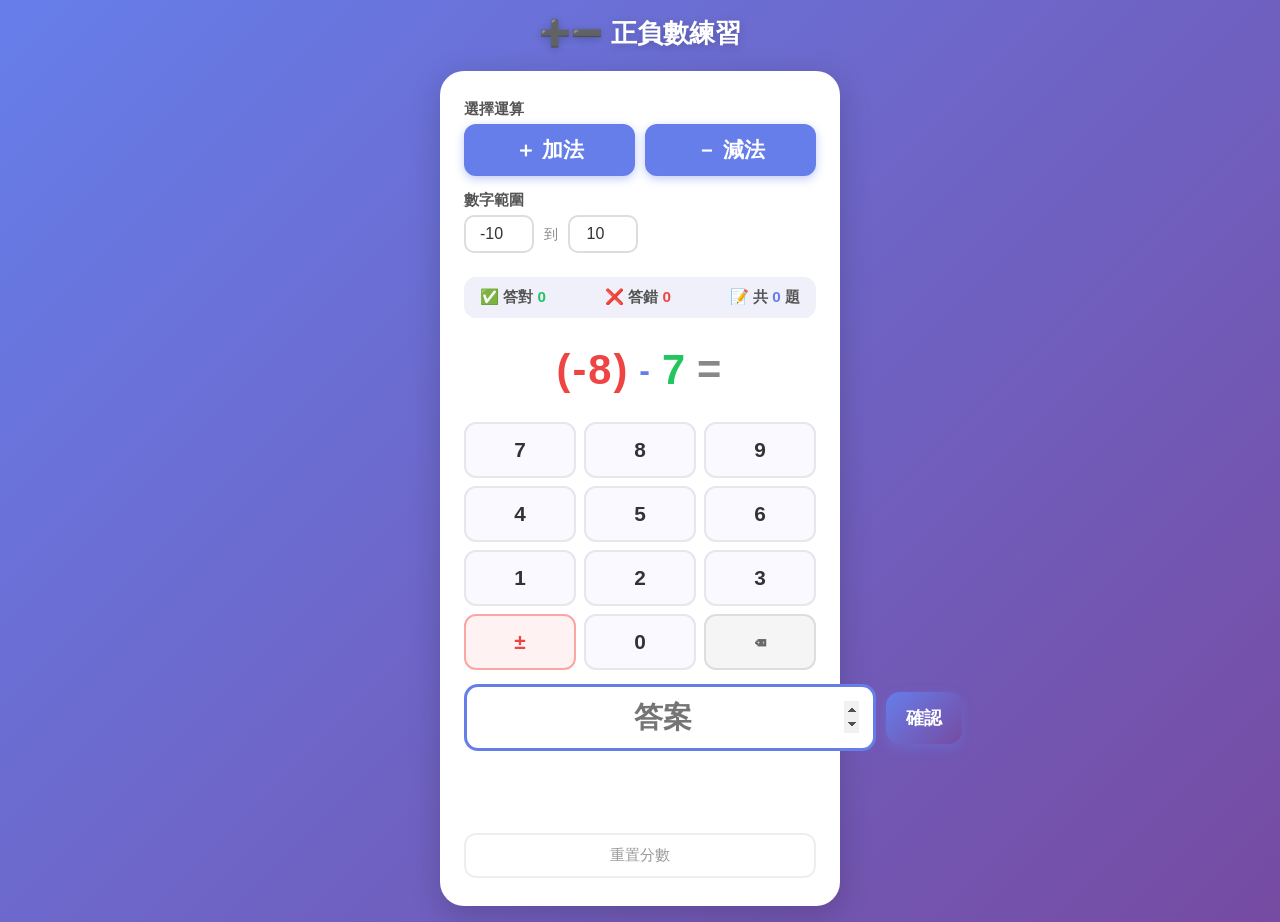
<file: index.html>
<!DOCTYPE html>
<html lang="zh-TW">
<head>
  <meta charset="UTF-8" />
  <meta name="viewport" content="width=device-width, initial-scale=1.0" />
  <meta name="theme-color" content="#667eea" />
  <meta name="apple-mobile-web-app-capable" content="yes" />
  <meta name="apple-mobile-web-app-status-bar-style" content="black-translucent" />
  <title>正負數加減練習</title>
  <link rel="manifest" href="manifest.json" />
  <link rel="stylesheet" href="style.css" />
</head>
<body>
  <h1>➕➖ 正負數練習</h1>

  <div class="card">

    <!-- Settings -->
    <div class="settings">
      <div>
        <label>選擇運算</label>
        <div class="toggle-group">
          <button class="toggle-btn active" data-op="+">＋ 加法</button>
          <button class="toggle-btn active" data-op="-">－ 減法</button>
        </div>
      </div>
      <div>
        <label>數字範圍</label>
        <div class="range-row">
          <input type="number" id="range-min" value="-10" min="-99" max="0" />
          <span>到</span>
          <input type="number" id="range-max" value="10" min="0" max="99" />
        </div>
      </div>
    </div>

    <!-- Score -->
    <div class="score-bar">
      <span>✅ 答對 <strong class="correct" id="score-correct">0</strong></span>
      <span>❌ 答錯 <strong class="wrong" id="score-wrong">0</strong></span>
      <span>📝 共 <strong class="total" id="score-total">0</strong> 題</span>
    </div>

    <!-- Problem -->
    <div class="problem" id="problem"></div>

    <!-- Number pad -->
    <div class="numpad">
      <button data-val="7">7</button>
      <button data-val="8">8</button>
      <button data-val="9">9</button>
      <button data-val="4">4</button>
      <button data-val="5">5</button>
      <button data-val="6">6</button>
      <button data-val="1">1</button>
      <button data-val="2">2</button>
      <button data-val="3">3</button>
      <button class="btn-neg" data-val="neg">±</button>
      <button data-val="0">0</button>
      <button class="btn-del" data-val="del">⌫</button>
    </div>

    <!-- Answer -->
    <div class="answer-area">
      <input type="number" id="answer-input" placeholder="答案" inputmode="numeric" autocomplete="off" />
      <button id="check-btn">確認</button>
    </div>

    <!-- Feedback -->
    <div class="feedback" id="feedback"></div>

    <!-- Next -->
    <button id="next-btn">下一題 →</button>

    <!-- Reset -->
    <button id="reset-btn">重置分數</button>

  </div>

  <script src="app.js"></script>
</body>
</html>
</file>
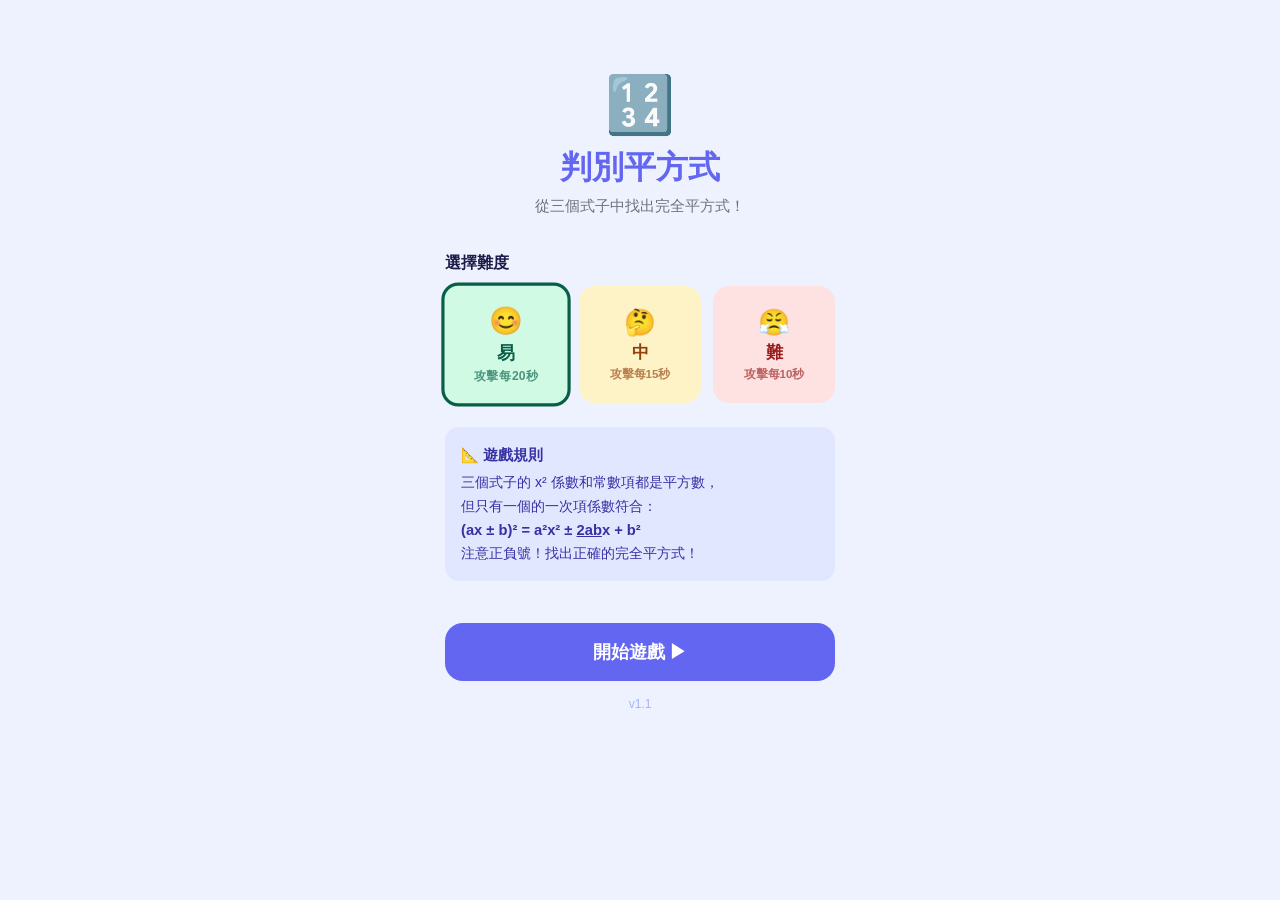
<file: perfect-square.html>
<!DOCTYPE html>
<html lang="zh-TW">
<head>
  <meta charset="UTF-8">
  <meta name="viewport" content="width=device-width, initial-scale=1.0, user-scalable=no">
  <meta name="theme-color" content="#6366f1">
  <title>判別平方式</title>
  <link rel="manifest" href="perfect-square-manifest.json">
  <meta name="apple-mobile-web-app-capable" content="yes">
  <meta name="apple-mobile-web-app-status-bar-style" content="default">
  <meta name="apple-mobile-web-app-title" content="判別平方式">
  <style>
    * { box-sizing: border-box; margin: 0; padding: 0; -webkit-tap-highlight-color: transparent; }

    :root {
      --primary: #6366f1;
      --primary-dark: #4f46e5;
      --success: #22c55e;
      --danger: #ef4444;
      --warning: #f59e0b;
      --bg: #eef2ff;
      --card: #ffffff;
      --text: #1e1b4b;
      --text-light: #6b7280;
    }

    body {
      font-family: -apple-system, BlinkMacSystemFont, 'Segoe UI', 'Noto Sans TC', sans-serif;
      background: var(--bg);
      min-height: 100dvh;
      display: flex;
      align-items: center;
      justify-content: center;
    }

    .screen {
      width: 100%;
      max-width: 430px;
      min-height: 100dvh;
      display: none;
      flex-direction: column;
      padding: 24px 20px 32px;
    }
    .screen.active { display: flex; }

    /* ── Menu ── */
    .menu-hero {
      text-align: center;
      margin: 48px 0 36px;
    }
    .menu-hero .icon { font-size: 3.5rem; }
    .menu-hero h1 {
      font-size: 2rem;
      font-weight: 800;
      color: var(--primary);
      margin-top: 8px;
    }
    .menu-hero p { color: var(--text-light); margin-top: 6px; font-size: 0.95rem; }

    .section-label {
      font-weight: 700;
      color: var(--text);
      margin-bottom: 12px;
    }

    .diff-grid {
      display: grid;
      grid-template-columns: repeat(3, 1fr);
      gap: 12px;
      margin-bottom: 24px;
    }
    .diff-btn {
      border-radius: 16px;
      border: 3px solid transparent;
      padding: 18px 8px;
      cursor: pointer;
      text-align: center;
      font-weight: 700;
      transition: transform 0.15s, border-color 0.15s;
      user-select: none;
    }
    .diff-btn .d-icon { font-size: 1.6rem; }
    .diff-btn .d-name { font-size: 1.05rem; margin-top: 4px; }
    .diff-btn .d-time { font-size: 0.72rem; opacity: 0.65; margin-top: 3px; }
    .diff-btn.easy   { background: #d1fae5; color: #065f46; }
    .diff-btn.medium { background: #fef3c7; color: #92400e; }
    .diff-btn.hard   { background: #fee2e2; color: #991b1b; }
    .diff-btn.selected { border-color: currentColor; transform: scale(1.06); }

    .rule-box {
      background: #e0e7ff;
      border-radius: 14px;
      padding: 16px;
      color: #3730a3;
      font-size: 0.88rem;
      line-height: 1.65;
      margin-bottom: 28px;
    }
    .rule-box strong { display: block; margin-bottom: 4px; font-size: 0.92rem; }

    /* ── Game ── */
    .game-topbar {
      display: flex;
      justify-content: flex-end;
      padding: 4px 0 6px;
    }
    .sw-small { font-size: 0.82rem; color: var(--text-light); }
    .sw-small b { color: var(--text); font-variant-numeric: tabular-nums; }

    /* Battle arena */
    .arena {
      position: relative;
      display: flex;
      align-items: flex-start;
      justify-content: space-between;
      padding: 6px 0 10px;
    }
    .fighter-col {
      display: flex;
      flex-direction: column;
      align-items: center;
      width: 44%;
      gap: 5px;
    }
    .sprite-card {
      width: 72px;
      height: 72px;
      border-radius: 18px;
      background: #eef2ff;
      border: 3px solid #c7d2fe;
      display: flex;
      align-items: center;
      justify-content: center;
      font-size: 2.7rem;
      line-height: 1;
      transition: background 0.12s, border-color 0.12s;
      user-select: none;
    }
    .monster-card { background: #fff1f2; border-color: #fecaca; }
    .sprite-card.hit-flash { background: #fee2e2 !important; border-color: #ef4444 !important; }
    .fighter-name { font-size: 0.75rem; font-weight: 600; color: var(--text-light); }
    .hp-track {
      width: 100%;
      height: 10px;
      background: #e5e7eb;
      border-radius: 5px;
      overflow: hidden;
    }
    .hp-fill {
      height: 100%;
      border-radius: 5px;
      transition: width 0.4s ease;
    }
    .hero-hp    { background: var(--success); }
    .monster-hp { background: #ef4444; }
    .hp-text { font-size: 0.7rem; color: var(--text-light); }
    .arena-mid {
      display: flex;
      align-items: center;
      padding-top: 22px;
      font-size: 1rem;
      color: var(--text-light);
      font-weight: 700;
    }
    /* Hit emoji floats between characters */
    .hit-fx {
      position: absolute;
      left: 50%; top: 6px;
      transform: translateX(-50%);
      font-size: 2rem;
      pointer-events: none;
      opacity: 0;
      z-index: 10;
    }

    /* Monster attack countdown bar */
    .atk-wrap { margin-bottom: 10px; }
    .atk-header {
      display: flex;
      justify-content: space-between;
      margin-bottom: 3px;
    }
    .atk-label    { font-size: 0.75rem; color: var(--text-light); }
    .atk-countdown{ font-size: 0.75rem; font-weight: 700; color: var(--text); }
    .atk-track {
      height: 8px;
      background: #e5e7eb;
      border-radius: 4px;
      overflow: hidden;
    }
    .atk-fill {
      height: 100%;
      border-radius: 4px;
      background: var(--success);
    }

    /* Question */
    .prompt {
      text-align: center;
      font-size: 1rem;
      font-weight: 700;
      color: var(--text);
      margin-bottom: 10px;
    }
    .options {
      display: flex;
      flex-direction: column;
      gap: 9px;
      flex: 1;
    }
    .opt-btn {
      background: white;
      border: 3px solid #e5e7eb;
      border-radius: 16px;
      padding: 16px 14px;
      font-size: 1.05rem;
      font-weight: 600;
      color: var(--text);
      cursor: pointer;
      text-align: center;
      transition: border-color 0.15s, background 0.15s, transform 0.1s;
      line-height: 1.3;
    }
    .opt-btn:active { transform: scale(0.97); }
    .opt-btn.correct { background: #d1fae5; border-color: var(--success); color: #065f46; }
    .opt-btn.wrong   { background: #fee2e2; border-color: var(--danger);  color: #991b1b; }
    .opt-btn sup { font-size: 0.65em; vertical-align: super; }
    .hint-box {
      margin-top: 8px;
      text-align: center;
      font-size: 0.72rem;
      color: #a5b4fc;
      line-height: 1.5;
    }

    /* ── Animations ── */
    @keyframes shake {
      0%,100% { transform: translateX(0); }
      25% { transform: translateX(-8px); }
      75% { transform: translateX(8px); }
    }
    @keyframes pop {
      0%,100% { transform: scale(1); }
      50%      { transform: scale(1.07); }
    }
    @keyframes heroAttack {
      0%   { transform: translateX(0); }
      40%  { transform: translateX(54px); }
      100% { transform: translateX(0); }
    }
    @keyframes monsterAttack {
      0%   { transform: translateX(0); }
      40%  { transform: translateX(-54px); }
      100% { transform: translateX(0); }
    }
    @keyframes spriteHit {
      0%,100% { transform: rotate(0) scale(1); }
      30%     { transform: rotate(-14deg) scale(0.88); }
      70%     { transform: rotate(14deg) scale(0.88); }
    }
    @keyframes hitFxPop {
      0%   { opacity: 0; transform: translateX(-50%) scale(0.3) translateY(0); }
      40%  { opacity: 1; transform: translateX(-50%) scale(1.3) translateY(-10px); }
      100% { opacity: 0; transform: translateX(-50%) scale(1)   translateY(-24px); }
    }
    @keyframes monsterDie {
      0%   { transform: scale(1) rotate(0); opacity: 1; }
      50%  { transform: scale(1.4) rotate(18deg); opacity: 0.7; }
      100% { transform: scale(0) rotate(50deg); opacity: 0; }
    }
    @keyframes heroDie {
      0%   { transform: rotate(0) translateY(0); opacity: 1; }
      100% { transform: rotate(-85deg) translateY(18px); opacity: 0; }
    }
    .anim-shake          { animation: shake          0.4s ease; }
    .anim-pop            { animation: pop            0.3s ease; }
    .anim-hero-attack    { animation: heroAttack     0.45s ease-in-out; }
    .anim-monster-attack { animation: monsterAttack  0.45s ease-in-out; }
    .anim-sprite-hit     { animation: spriteHit      0.4s ease; }
    .anim-hit-fx         { animation: hitFxPop       0.65s ease forwards; }
    .anim-monster-die    { animation: monsterDie     0.65s ease forwards; }
    .anim-hero-die       { animation: heroDie        0.7s  ease forwards; }

    /* Feedback flash */
    .feedback-flash {
      position: fixed;
      inset: 0;
      display: flex;
      align-items: center;
      justify-content: center;
      font-size: 5.5rem;
      pointer-events: none;
      opacity: 0;
      transition: opacity 0.25s;
    }
    .feedback-flash.on { opacity: 1; }

    /* ── Result ── */
    .result-body {
      flex: 1;
      display: flex;
      flex-direction: column;
      align-items: center;
      justify-content: center;
      gap: 6px;
    }
    .result-emoji { font-size: 4.5rem; }
    .result-fraction {
      font-size: 3.5rem;
      font-weight: 900;
      color: var(--primary);
      letter-spacing: -1px;
    }
    .result-sub { color: var(--text-light); font-size: 1rem; }
    .result-grade {
      margin-top: 10px;
      font-size: 1.4rem;
      font-weight: 800;
      color: var(--text);
    }

    .stars { font-size: 1.8rem; letter-spacing: 4px; margin-top: 4px; }

    .result-stats {
      width: 100%;
      background: #f8faff;
      border-radius: 16px;
      padding: 16px 20px;
      margin-top: 16px;
      display: flex;
      flex-direction: column;
      gap: 10px;
    }
    .stat-row {
      display: flex;
      justify-content: space-between;
      align-items: center;
    }
    .stat-label { color: var(--text-light); font-size: 0.95rem; }
    .stat-val   { font-weight: 800; font-size: 1.1rem; color: var(--text); }

    /* ── Wrong review ── */
    #resultScreen { overflow-y: auto; }
    .wrong-review { width: 100%; margin-top: 18px; }
    .review-title {
      font-weight: 700; font-size: 0.9rem;
      color: var(--text); margin-bottom: 10px;
    }
    .review-item {
      background: #fff;
      border: 2px solid #e5e7eb;
      border-radius: 14px;
      padding: 12px 14px;
      margin-bottom: 8px;
      font-size: 0.88rem;
    }
    .review-correct { color: #065f46; font-weight: 700; margin-bottom: 4px; }
    .review-wrong   { color: #991b1b; text-decoration: line-through; opacity: 0.8; }
    .review-timeout { color: var(--text-light); font-size: 0.82rem; }

    /* Shared buttons */
    .btn-primary {
      width: 100%;
      padding: 17px;
      background: var(--primary);
      color: white;
      border: none;
      border-radius: 18px;
      font-size: 1.1rem;
      font-weight: 700;
      cursor: pointer;
      margin-top: 14px;
      transition: background 0.15s, transform 0.1s;
    }
    .btn-primary:active { background: var(--primary-dark); transform: scale(0.98); }

    .btn-ghost {
      width: 100%;
      padding: 15px;
      background: transparent;
      color: var(--primary);
      border: 2.5px solid var(--primary);
      border-radius: 18px;
      font-size: 1rem;
      font-weight: 600;
      cursor: pointer;
      margin-top: 10px;
      transition: all 0.15s;
    }
    .btn-ghost:active { background: #e0e7ff; }
  </style>
</head>
<body>

<!-- ══ MENU ══ -->
<div class="screen active" id="menuScreen">
  <div class="menu-hero">
    <div class="icon">🔢</div>
    <h1>判別平方式</h1>
    <p>從三個式子中找出完全平方式！</p>
  </div>

  <div class="section-label">選擇難度</div>
  <div class="diff-grid">
    <div class="diff-btn easy selected" onclick="selectDiff('易', this)">
      <div class="d-icon">😊</div>
      <div class="d-name">易</div>
      <div class="d-time">攻擊每20秒</div>
    </div>
    <div class="diff-btn medium" onclick="selectDiff('中', this)">
      <div class="d-icon">🤔</div>
      <div class="d-name">中</div>
      <div class="d-time">攻擊每15秒</div>
    </div>
    <div class="diff-btn hard" onclick="selectDiff('難', this)">
      <div class="d-icon">😤</div>
      <div class="d-name">難</div>
      <div class="d-time">攻擊每10秒</div>
    </div>
  </div>

  <div class="rule-box">
    <strong>📐 遊戲規則</strong>
    三個式子的 x² 係數和常數項都是平方數，<br>
    但只有一個的一次項係數符合：<br>
    <strong style="display:inline">(ax ± b)² = a²x² ± <u>2ab</u>x + b²</strong><br>
    注意正負號！找出正確的完全平方式！
  </div>

  <button class="btn-primary" onclick="startGame()">開始遊戲 ▶</button>
  <div style="text-align:center;margin-top:16px;font-size:0.75rem;color:#a5b4fc;">v1.1</div>
</div>

<!-- ══ GAME ══ -->
<div class="screen" id="gameScreen">

  <!-- Topbar: stopwatch -->
  <div class="game-topbar">
    <div class="sw-small">⏱ <b id="swDisplay">00:00</b></div>
  </div>

  <!-- Battle arena -->
  <div class="arena">
    <!-- Hero -->
    <div class="fighter-col">
      <div class="sprite-card" id="heroCard">🧙</div>
      <div class="fighter-name">勇者</div>
      <div class="hp-track"><div class="hp-fill hero-hp" id="heroHpBar" style="width:100%"></div></div>
      <div class="hp-text" id="heroHpText">30 / 30</div>
    </div>

    <!-- Center: VS + hit effect -->
    <div class="arena-mid">
      <span>⚔️</span>
      <div class="hit-fx" id="hitFx"></div>
    </div>

    <!-- Monster -->
    <div class="fighter-col">
      <div class="sprite-card monster-card" id="monsterCard">👹</div>
      <div class="fighter-name">魔王</div>
      <div class="hp-track"><div class="hp-fill monster-hp" id="monsterHpBar" style="width:100%"></div></div>
      <div class="hp-text" id="monsterHpText">10 / 10</div>
    </div>
  </div>

  <!-- Monster attack countdown -->
  <div class="atk-wrap">
    <div class="atk-header">
      <span class="atk-label">⚡ 魔王攻擊倒數</span>
      <span class="atk-countdown" id="atkCountdown">20s</span>
    </div>
    <div class="atk-track"><div class="atk-fill" id="atkFill" style="width:100%"></div></div>
  </div>

  <div class="prompt">選出完全平方式 👇</div>
  <div class="options" id="optionsContainer"></div>

  <div class="hint-box">
    (ax+b)² = a²x²+2abx+b² &nbsp;│&nbsp; (ax−b)² = a²x²−2abx+b²
  </div>
</div>

<!-- ══ RESULT ══ -->
<div class="screen" id="resultScreen">
  <div style="height:40px"></div>
  <div class="result-body">
    <div class="result-emoji" id="resultEmoji">🎉</div>
    <div class="result-grade" id="rGrade">完成！</div>
    <div class="stars" id="rStars">⭐⭐⭐</div>
    <div class="result-stats">
      <div class="stat-row">
        <span class="stat-label">⏱ 時間</span>
        <span class="stat-val" id="rTime">—</span>
      </div>
      <div class="stat-row">
        <span class="stat-label">⚔️ 魔王傷害</span>
        <span class="stat-val" id="rCorrect">—</span>
      </div>
      <div class="stat-row">
        <span class="stat-label">❤️ 勇者血量</span>
        <span class="stat-val" id="rTotal">—</span>
      </div>
    </div>
  </div>

  <div class="wrong-review" id="wrongReview"></div>

  <button class="btn-primary" onclick="startGame()">再玩一次 🔄</button>
  <button class="btn-ghost" onclick="showMenu()">換難度</button>
</div>

<div class="feedback-flash" id="flash"></div>

<script>
  // ── Config ──
  const MONSTER_HP_MAX = 10;
  const HERO_HP_MAX    = 30;
  const ATK_INTERVAL   = { '易': 20, '中': 15, '難': 10 }; // seconds
  const AMAX           = { '易': 4,  '中': 6,  '難': 10 };
  const BMAX           = { '易': 4,  '中': 6,  '難': 10 };

  // ── State ──
  let difficulty     = '易';
  let heroHp         = HERO_HP_MAX;
  let monsterHp      = MONSTER_HP_MAX;
  let elapsedSecs    = 0;
  let atkElapsed     = 0;
  let atkInterval    = 0;
  let swTimer        = null;
  let atkTimer       = null;
  let canAnswer      = false;
  let gameOver       = false;
  let currentQ       = null;
  let wrongQuestions = [];

  // ── Helpers ──
  const $ = id => document.getElementById(id);
  const randInt = (lo, hi) => Math.floor(Math.random() * (hi - lo + 1)) + lo;

  function shuffle(arr) {
    for (let i = arr.length - 1; i > 0; i--) {
      const j = Math.floor(Math.random() * (i + 1));
      [arr[i], arr[j]] = [arr[j], arr[i]];
    }
    return arr;
  }

  function showScreen(id) {
    document.querySelectorAll('.screen').forEach(s => s.classList.remove('active'));
    $(id).classList.add('active');
  }

  function fmtTime(secs) {
    const m = Math.floor(secs / 60), s = secs % 60;
    return m > 0 ? `${m} 分 ${s} 秒` : `${s} 秒`;
  }

  // ── Difficulty ──
  function selectDiff(d, el) {
    difficulty = d;
    document.querySelectorAll('.diff-btn').forEach(b => b.classList.remove('selected'));
    el.classList.add('selected');
  }

  // ── Question generation ──
  function genQuestion() {
    let a, b;
    do { a = randInt(1, AMAX[difficulty]); b = randInt(1, BMAX[difficulty]); }
    while (a === 1 && b === 1);

    const a2 = a * a, b2 = b * b;
    const sign    = Math.random() < 0.5 ? 1 : -1;
    const correct = sign * 2 * a * b;

    const pool = new Set();
    for (const fn of shuffle([
      () => sign * a * b,          // 忘記乘 2
      () => -sign * a * b,         // 忘記乘 2 且符號錯
      () => sign * 2 * (a + b),    // 錯誤公式
      () => correct + 2, () => correct - 2,
      () => correct + a, () => correct - b,
      () => correct + randInt(3, 8),
      () => correct - randInt(3, 8),
    ])) {
      if (pool.size >= 2) break;
      const v = fn();
      // 排除 0、正確答案、以及負號版（同樣是合法完全平方式）
      if (Number.isInteger(v) && v !== 0 && v !== correct && v !== -correct && !pool.has(v)) pool.add(v);
    }
    let off = 1;
    while (pool.size < 2) { if (!pool.has(correct + off)) pool.add(correct + off); off++; }

    return { a2, b2, options: shuffle([
      { mid: correct,      ok: true  },
      { mid: [...pool][0], ok: false },
      { mid: [...pool][1], ok: false },
    ])};
  }

  function renderExpr(a2, mid, b2) {
    const x2p = a2 === 1 ? 'x<sup>2</sup>' : `${a2}x<sup>2</sup>`;
    const abs  = Math.abs(mid);
    const midp = (mid > 0 ? '+ ' : '− ') + (abs === 1 ? 'x' : `${abs}x`);
    return `${x2p} ${midp} + ${b2 === 1 ? '1' : b2}`;
  }

  // ── Stopwatch ──
  function startStopwatch() {
    clearInterval(swTimer);
    elapsedSecs = 0;
    swTimer = setInterval(() => {
      elapsedSecs++;
      const m = String(Math.floor(elapsedSecs / 60)).padStart(2, '0');
      const s = String(elapsedSecs % 60).padStart(2, '0');
      $('swDisplay').textContent = `${m}:${s}`;
    }, 1000);
  }

  // ── Monster attack timer (100 ms tick for smooth bar) ──
  function startAtkTimer() {
    clearInterval(atkTimer);
    atkElapsed  = 0;
    atkInterval = ATK_INTERVAL[difficulty] * 1000;
    renderAtkBar();

    atkTimer = setInterval(() => {
      atkElapsed += 100;
      renderAtkBar();
      if (atkElapsed >= atkInterval) {
        atkElapsed = 0;
        if (canAnswer) {          // 時間到且題目還未作答 → 魔王攻擊
          canAnswer = false;
          if (currentQ) {
            wrongQuestions.push({
              a2: currentQ.a2, b2: currentQ.b2,
              correctMid: currentQ.options.find(o => o.ok).mid,
              chosenMid: null
            });
          }
          doMonsterAttack();
          setTimeout(nextQuestion, 1000);
        }
      }
    }, 100);
  }

  function renderAtkBar() {
    const frac = 1 - atkElapsed / atkInterval;
    const fill = $('atkFill');
    fill.style.width      = `${frac * 100}%`;
    fill.style.background = frac > 0.5 ? '#22c55e' : frac > 0.25 ? '#f59e0b' : '#ef4444';
    const secsLeft = Math.ceil((atkInterval - atkElapsed) / 1000);
    $('atkCountdown').textContent = `${secsLeft}s`;
  }

  // ── Battle UI update ──
  function updateBattleUI() {
    const hPct = (heroHp    / HERO_HP_MAX)    * 100;
    const mPct = (monsterHp / MONSTER_HP_MAX) * 100;
    $('heroHpBar').style.width    = `${Math.max(0, hPct)}%`;
    $('monsterHpBar').style.width = `${Math.max(0, mPct)}%`;
    $('heroHpText').textContent    = `${Math.max(0, heroHp)} / ${HERO_HP_MAX}`;
    $('monsterHpText').textContent = `${Math.max(0, monsterHp)} / ${MONSTER_HP_MAX}`;
  }

  // ── Animations ──
  function anim(el, cls, duration) {
    el.classList.add(cls);
    setTimeout(() => el.classList.remove(cls), duration);
  }

  function showHitFx(emoji) {
    const fx = $('hitFx');
    fx.textContent = emoji;
    fx.classList.remove('anim-hit-fx');
    void fx.offsetWidth; // reflow to restart
    fx.classList.add('anim-hit-fx');
  }

  function flashCard(cardId, duration = 400) {
    const card = $(cardId);
    card.classList.add('hit-flash');
    setTimeout(() => card.classList.remove('hit-flash'), duration);
  }

  // ── Monster attacks hero ──
  function doMonsterAttack() {
    if (gameOver) return;
    heroHp--;
    // Monster lunges left → hero flashes
    anim($('monsterCard'), 'anim-monster-attack', 500);
    setTimeout(() => {
      anim($('heroCard'), 'anim-sprite-hit', 400);
      flashCard('heroCard');
      showHitFx('💥');
    }, 220);

    updateBattleUI();

    if (heroHp <= 0) {
      clearInterval(atkTimer);
      clearInterval(swTimer);
      canAnswer = false;
      setTimeout(() => {
        anim($('heroCard'), 'anim-hero-die', 700);
        setTimeout(() => endGame(false), 800);
      }, 300);
    }
  }

  // ── Game flow ──
  function showMenu() {
    clearInterval(swTimer);
    clearInterval(atkTimer);
    showScreen('menuScreen');
  }

  function startGame() {
    heroHp         = HERO_HP_MAX;
    monsterHp      = MONSTER_HP_MAX;
    gameOver       = false;
    wrongQuestions = [];
    currentQ       = null;
    // Reset sprites
    ['heroCard', 'monsterCard'].forEach(id => {
      $(id).style.animation = '';
      $(id).style.opacity   = '';
      $(id).style.transform = '';
    });
    showScreen('gameScreen');
    updateBattleUI();
    startStopwatch();
    startAtkTimer();
    nextQuestion();
  }

  function nextQuestion() {
    if (gameOver) return;
    atkElapsed = 0;
    canAnswer  = true;
    currentQ   = genQuestion();
    const container = $('optionsContainer');
    container.innerHTML = '';
    currentQ.options.forEach(opt => {
      const btn = document.createElement('button');
      btn.className  = 'opt-btn';
      btn.innerHTML  = renderExpr(currentQ.a2, opt.mid, currentQ.b2);
      btn.dataset.ok = opt.ok;
      btn.onclick    = () => handleAnswer(btn, opt.ok, opt.mid, container);
      container.appendChild(btn);
    });
  }

  function lockButtons(container) {
    container.querySelectorAll('.opt-btn').forEach(b => {
      b.disabled = true;
      if (b.dataset.ok === 'true') b.classList.add('correct');
    });
  }

  // ── Answer handling ──
  function handleAnswer(btn, isOk, chosenMid, container) {
    if (!canAnswer || gameOver) return;
    canAnswer = false;
    lockButtons(container);

    atkElapsed = 0;

    if (!isOk && currentQ) {
      wrongQuestions.push({
        a2: currentQ.a2, b2: currentQ.b2,
        correctMid: currentQ.options.find(o => o.ok).mid,
        chosenMid
      });
    }

    if (isOk) {
      monsterHp--;
      btn.classList.add('correct', 'anim-pop');

      // Hero lunges right → monster shakes
      anim($('heroCard'), 'anim-hero-attack', 480);
      setTimeout(() => {
        anim($('monsterCard'), 'anim-sprite-hit', 400);
        flashCard('monsterCard');
        showHitFx('⚔️');
      }, 230);

      updateBattleUI();

      if (monsterHp <= 0) {
        gameOver = true;
        clearInterval(atkTimer);
        clearInterval(swTimer);
        setTimeout(() => {
          $('monsterCard').style.animation = 'monsterDie 0.65s ease forwards';
          setTimeout(() => endGame(true), 750);
        }, 400);
        return;
      }
    } else {
      btn.classList.add('wrong', 'anim-shake');
      doMonsterAttack();  // 答錯 → 魔王立刻攻擊
    }

    setTimeout(nextQuestion, 1000);
  }

  // ── End game ──
  function endGame(won) {
    gameOver = true;
    showScreen('resultScreen');

    if (won) {
      const secs = elapsedSecs;
      let stars;
      if      (secs <= 40)  stars = '⭐⭐⭐';
      else if (secs <= 80)  stars = '⭐⭐';
      else                  stars = '⭐';
      $('resultEmoji').textContent = '🏆';
      $('rGrade').textContent      = '魔王倒下！恭喜過關！';
      $('rStars').textContent      = stars;
    } else {
      $('resultEmoji').textContent = '💀';
      $('rGrade').textContent      = '勇者陣亡…再挑戰吧！';
      $('rStars').textContent      = '';
    }

    $('rTime').textContent    = fmtTime(elapsedSecs);
    $('rCorrect').textContent = `${MONSTER_HP_MAX - monsterHp} / ${MONSTER_HP_MAX}`;
    $('rTotal').textContent   = `剩餘 ${Math.max(0, heroHp)} 血`;

    // ── 錯題回顧 ──
    const review = $('wrongReview');
    review.innerHTML = `<div class="review-title">📋 錯題回顧</div>`;
    if (wrongQuestions.length === 0) {
      review.innerHTML += `<div class="review-item" style="text-align:center;color:#065f46;font-weight:700;">🎯 全部答對，零失誤！</div>`;
      return;
    }
    review.querySelector('.review-title').textContent = `📋 錯題回顧（${wrongQuestions.length} 題）`;
    wrongQuestions.forEach(({ a2, b2, correctMid, chosenMid }) => {
      const item = document.createElement('div');
      item.className = 'review-item';
      item.innerHTML = `
        <div class="review-correct">✅ ${renderExpr(a2, correctMid, b2)}</div>
        ${chosenMid !== null
          ? `<div class="review-wrong">❌ ${renderExpr(a2, chosenMid, b2)}</div>`
          : `<div class="review-timeout">⏰ 超時未作答</div>`}`;
      review.appendChild(item);
    });
  }
</script>
</body>
</html>
</file>
<file: style.css>
* {
  box-sizing: border-box;
  margin: 0;
  padding: 0;
}

body {
  font-family: 'Segoe UI', Arial, sans-serif;
  min-height: 100dvh;
  background: linear-gradient(135deg, #667eea 0%, #764ba2 100%);
  display: flex;
  flex-direction: column;
  align-items: center;
  justify-content: center;
  padding: 16px;
}

h1 {
  color: #fff;
  font-size: 1.6rem;
  margin-bottom: 20px;
  text-align: center;
  text-shadow: 0 2px 8px rgba(0,0,0,0.2);
}

.card {
  background: #fff;
  border-radius: 24px;
  padding: 28px 24px;
  width: 100%;
  max-width: 400px;
  box-shadow: 0 8px 32px rgba(0,0,0,0.18);
}

/* Settings */
.settings {
  display: flex;
  flex-direction: column;
  gap: 14px;
  margin-bottom: 24px;
}

.settings label {
  font-size: 0.95rem;
  color: #555;
  font-weight: 600;
  margin-bottom: 4px;
  display: block;
}

.toggle-group {
  display: flex;
  gap: 10px;
}

.toggle-btn {
  flex: 1;
  padding: 10px;
  border: 2.5px solid #ddd;
  border-radius: 12px;
  font-size: 1.3rem;
  font-weight: 700;
  background: #f5f5f5;
  cursor: pointer;
  transition: all 0.15s;
  color: #444;
}

.toggle-btn.active {
  background: #667eea;
  border-color: #667eea;
  color: #fff;
  box-shadow: 0 3px 10px rgba(102,126,234,0.4);
}

.range-row {
  display: flex;
  align-items: center;
  gap: 10px;
}

.range-row input[type=number] {
  width: 70px;
  padding: 8px;
  border: 2px solid #ddd;
  border-radius: 10px;
  font-size: 1rem;
  text-align: center;
  color: #333;
}

.range-row span {
  color: #888;
  font-size: 0.9rem;
}

/* Score bar */
.score-bar {
  display: flex;
  justify-content: space-between;
  background: #f0f0fa;
  border-radius: 12px;
  padding: 10px 16px;
  margin-bottom: 22px;
  font-size: 0.95rem;
  font-weight: 600;
  color: #555;
}

.score-bar .correct { color: #22c55e; }
.score-bar .wrong   { color: #ef4444; }
.score-bar .total   { color: #667eea; }

/* Problem display */
.problem {
  text-align: center;
  font-size: 2.6rem;
  font-weight: 800;
  color: #2d2d5e;
  letter-spacing: 2px;
  margin-bottom: 22px;
  min-height: 60px;
  display: flex;
  align-items: center;
  justify-content: center;
  gap: 10px;
}

.num-neg { color: #ef4444; }
.num-pos { color: #22c55e; }
.num-zero { color: #888; }

.op-symbol {
  color: #667eea;
  font-size: 2rem;
}

/* Answer input */
.answer-area {
  display: flex;
  gap: 10px;
  align-items: center;
  margin-bottom: 18px;
}

#answer-input {
  flex: 1;
  padding: 14px;
  border: 3px solid #ddd;
  border-radius: 14px;
  font-size: 1.8rem;
  text-align: center;
  font-weight: 700;
  color: #333;
  outline: none;
  transition: border-color 0.2s;
}

#answer-input:focus {
  border-color: #667eea;
}

#answer-input.correct {
  border-color: #22c55e;
  background: #f0fdf4;
}

#answer-input.wrong {
  border-color: #ef4444;
  background: #fef2f2;
}

#check-btn {
  padding: 14px 20px;
  background: linear-gradient(135deg, #667eea, #764ba2);
  color: #fff;
  border: none;
  border-radius: 14px;
  font-size: 1.1rem;
  font-weight: 700;
  cursor: pointer;
  white-space: nowrap;
  transition: transform 0.1s, box-shadow 0.1s;
  box-shadow: 0 4px 12px rgba(102,126,234,0.4);
}

#check-btn:active {
  transform: scale(0.96);
}

/* Feedback */
.feedback {
  text-align: center;
  font-size: 1.3rem;
  font-weight: 700;
  min-height: 36px;
  margin-bottom: 14px;
  border-radius: 10px;
  padding: 6px;
}

.feedback.correct { color: #22c55e; }
.feedback.wrong   { color: #ef4444; }

/* Next button */
#next-btn {
  width: 100%;
  padding: 14px;
  background: #22c55e;
  color: #fff;
  border: none;
  border-radius: 14px;
  font-size: 1.2rem;
  font-weight: 700;
  cursor: pointer;
  display: none;
  transition: transform 0.1s;
  box-shadow: 0 4px 12px rgba(34,197,94,0.35);
}

#next-btn:active { transform: scale(0.97); }
#next-btn.visible { display: block; }

/* Reset */
#reset-btn {
  margin-top: 14px;
  width: 100%;
  padding: 10px;
  background: transparent;
  color: #999;
  border: 2px solid #eee;
  border-radius: 12px;
  font-size: 0.95rem;
  cursor: pointer;
  transition: color 0.2s, border-color 0.2s;
}

#reset-btn:hover {
  color: #ef4444;
  border-color: #ef4444;
}

/* Keyboard (number pad) */
.numpad {
  display: grid;
  grid-template-columns: repeat(3, 1fr);
  gap: 8px;
  margin-bottom: 14px;
}

.numpad button {
  padding: 14px;
  font-size: 1.3rem;
  font-weight: 700;
  border: 2px solid #e5e7eb;
  border-radius: 12px;
  background: #f9f9ff;
  cursor: pointer;
  color: #333;
  transition: background 0.12s, transform 0.08s;
}

.numpad button:active {
  background: #667eea;
  color: #fff;
  transform: scale(0.93);
}

.numpad .btn-neg {
  background: #fef2f2;
  border-color: #fca5a5;
  color: #ef4444;
}

.numpad .btn-clear {
  background: #fff7ed;
  border-color: #fdba74;
  color: #f97316;
}

.numpad .btn-del {
  background: #f5f5f5;
  border-color: #ddd;
  color: #666;
}
</file>
